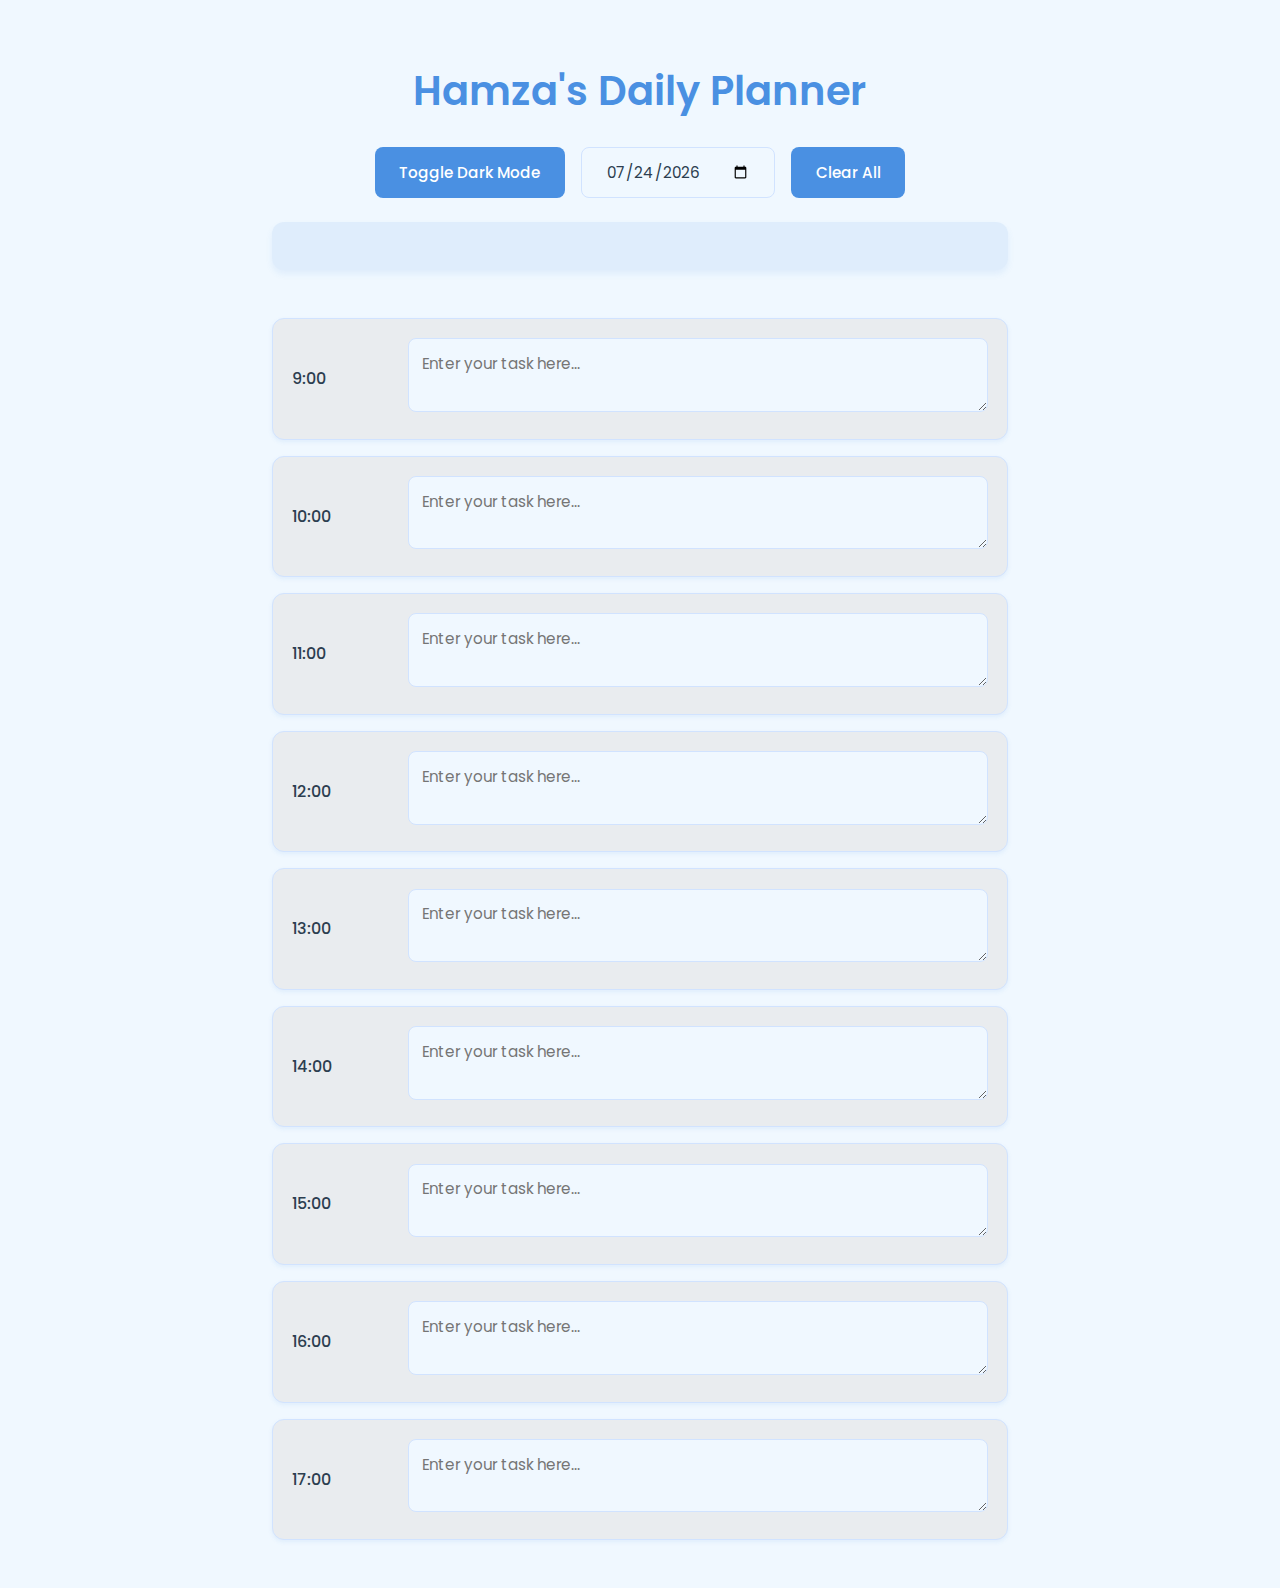
<file: index.html>
<!DOCTYPE html>
<html lang="en">
  <head>
    <meta charset="UTF-8" />
    <link rel="icon" type="image/svg+xml" href="/vite.svg" />
    <meta name="viewport" content="width=device-width, initial-scale=1.0" />
    <link rel="stylesheet" href="/src/styles/style.css">
    <title>Hamza Daily Planner</title>
  </head>
  <body>
    <div id="app">
      <header>
        <h1>Hamza's Daily Planner</h1>
        <div class="header-controls">
          <button id="darkModeToggle" class="btn">Toggle Dark Mode</button>
          <input type="date" id="dateSelector" />
          <button id="clearAll" class="btn">Clear All</button>
        </div>
        <div id="quoteOfDay" class="quote"></div>
      </header>
      <main id="timeblocks"></main>
    </div>
    <script type="module" src="/src/scripts/app.js"></script>
  </body>
</html>
</file>
<file: src/styles/style.css>
@import url('https://fonts.googleapis.com/css2?family=Poppins:wght@300;400;500;600&display=swap');

:root {
  --primary-color: #4a90e2;
  --background-color: #f0f8ff;
  --text-color: #2c3e50;
  --past-color: #e9ecef;
  --present-color: #ff9f9f;
  --future-color: #98fb98;
  --border-color: #d1e3ff;
  --quote-bg: rgba(74, 144, 226, 0.1);
  --shadow-color: rgba(74, 144, 226, 0.1);
}

[data-theme="dark"] {
  --background-color: #1a2634;
  --text-color: #ffffff;
  --border-color: #2d4356;
  --past-color: #2d3436;
  --present-color: #c23616;
  --future-color: #218c74;
  --quote-bg: rgba(74, 144, 226, 0.2);
  --shadow-color: rgba(0, 0, 0, 0.2);
}

* {
  box-sizing: border-box;
  transition: all 0.3s ease;
}

body {
  margin: 0;
  font-family: 'Poppins', sans-serif;
  background-color: var(--background-color);
  color: var(--text-color);
  line-height: 1.6;
}

#app {
  max-width: 800px;
  margin: 0 auto;
  padding: 2rem;
}

header {
  text-align: center;
  margin-bottom: 3rem;
}

h1 {
  font-size: 2.5rem;
  font-weight: 600;
  margin-bottom: 1.5rem;
  color: var(--primary-color);
}

.header-controls {
  display: flex;
  gap: 1rem;
  justify-content: center;
  margin: 1.5rem 0;
}

.quote {
  font-style: italic;
  margin: 1.5rem 0;
  padding: 1.5rem;
  border-radius: 12px;
  background-color: var(--quote-bg);
  box-shadow: 0 4px 6px var(--shadow-color);
  transform: translateY(0);
  transition: transform 0.3s ease, box-shadow 0.3s ease;
}

.quote:hover {
  transform: translateY(-2px);
  box-shadow: 0 6px 8px var(--shadow-color);
}

.timeblock {
  display: flex;
  gap: 1rem;
  margin-bottom: 1rem;
  padding: 1.2rem;
  border-radius: 12px;
  border: 1px solid var(--border-color);
  background-color: rgba(255, 255, 255, 0.05);
  box-shadow: 0 2px 4px var(--shadow-color);
  cursor: move;
  transform: translateY(0);
  transition: transform 0.2s ease, box-shadow 0.2s ease;
}

.timeblock:hover {
  transform: translateY(-2px);
  box-shadow: 0 4px 6px var(--shadow-color);
}

.timeblock.past {
  background-color: var(--past-color);
}

.timeblock.present {
  background-color: var(--present-color);
}

.timeblock.future {
  background-color: var(--future-color);
}

.time {
  width: 100px;
  font-weight: 500;
  display: flex;
  align-items: center;
}

.task {
  flex-grow: 1;
}

.task textarea {
  width: 100%;
  min-height: 60px;
  padding: 0.8rem;
  border-radius: 8px;
  border: 1px solid var(--border-color);
  background-color: var(--background-color);
  color: var(--text-color);
  font-family: 'Poppins', sans-serif;
  font-size: 0.95rem;
  resize: vertical;
  transition: border-color 0.3s ease, box-shadow 0.3s ease;
}

.task textarea:focus {
  outline: none;
  border-color: var(--primary-color);
  box-shadow: 0 0 0 2px rgba(74, 144, 226, 0.2);
}

.btn {
  padding: 0.8em 1.6em;
  border-radius: 8px;
  border: none;
  font-size: 0.95em;
  font-weight: 500;
  font-family: 'Poppins', sans-serif;
  background-color: var(--primary-color);
  color: white;
  cursor: pointer;
  transition: transform 0.2s ease, box-shadow 0.2s ease;
}

.btn:hover {
  transform: translateY(-2px);
  box-shadow: 0 4px 6px var(--shadow-color);
}

.btn:active {
  transform: translateY(0);
}

input[type="date"] {
  padding: 0.8em 1.6em;
  border-radius: 8px;
  border: 1px solid var(--border-color);
  font-size: 0.95em;
  font-family: 'Poppins', sans-serif;
  background-color: var(--background-color);
  color: var(--text-color);
  cursor: pointer;
  transition: border-color 0.3s ease;
}

input[type="date"]:hover {
  border-color: var(--primary-color);
}

.dragging {
  opacity: 0.5;
  transform: scale(1.02);
}

@keyframes fadeIn {
  from {
    opacity: 0;
    transform: translateY(10px);
  }
  to {
    opacity: 1;
    transform: translateY(0);
  }
}

#timeblocks {
  animation: fadeIn 0.5s ease;
}
</file>
